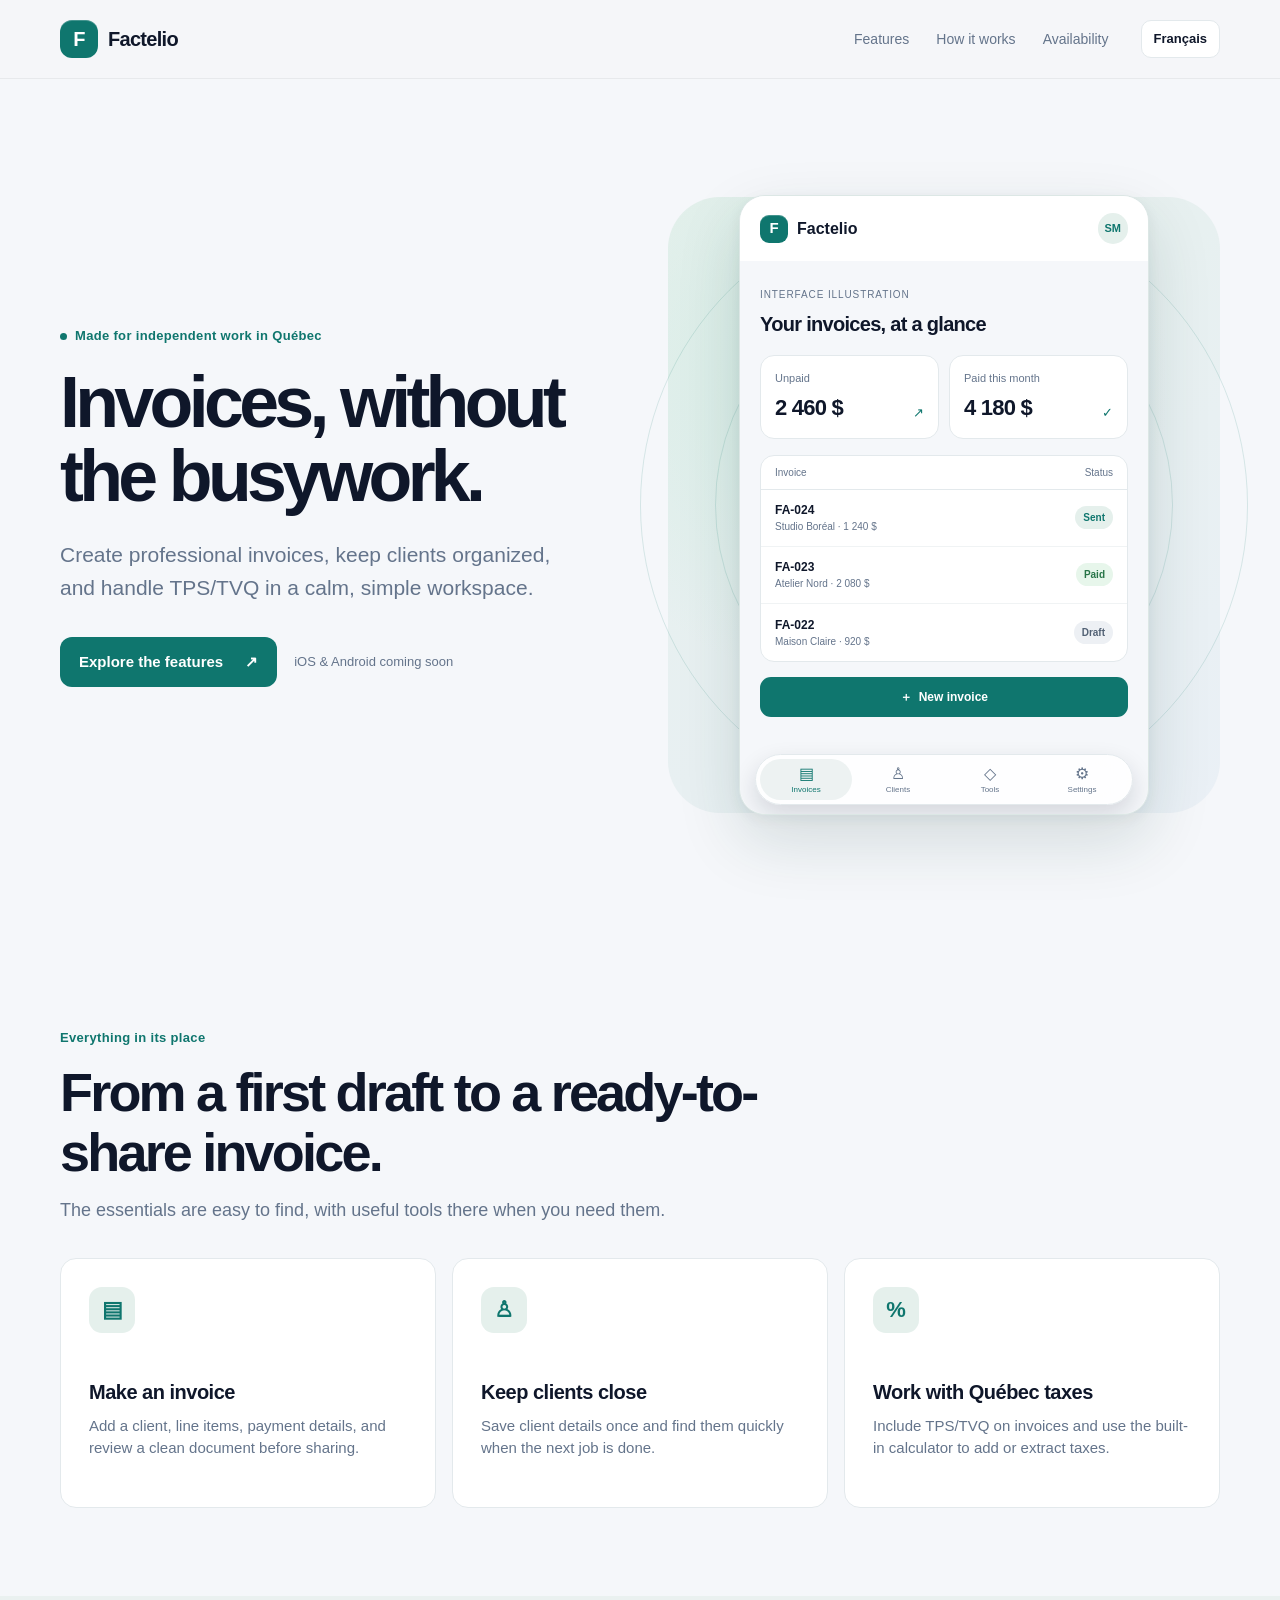
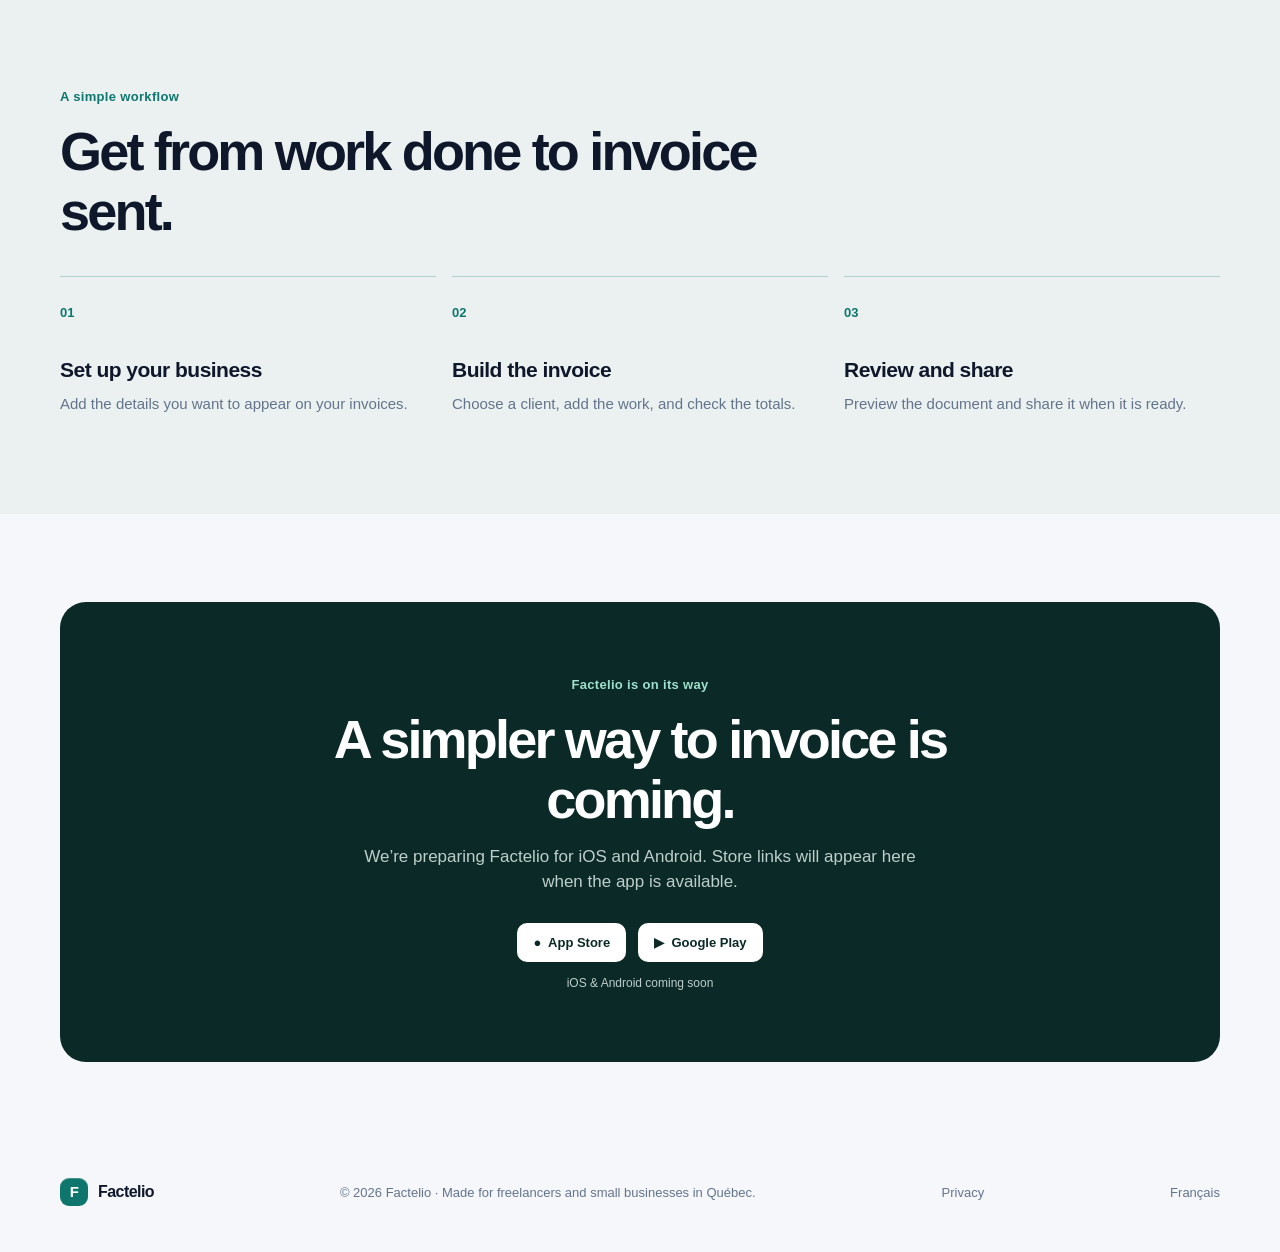
<file: index.html>
<!doctype html>
<html lang="en">
<head>
  <meta charset="utf-8">
  <meta name="viewport" content="width=device-width, initial-scale=1">
  <meta name="description" content="Create clear invoices, manage clients, and handle Québec sales taxes in one simple app.">
  <meta name="theme-color" content="#f5f7fa">

  <meta property="og:type" content="website">
  <meta property="og:site_name" content="Factelio">
  <meta property="og:locale" content="en_CA">
  <meta property="og:url" content="https://santiagomillan4.github.io/factelio_website/">
  <meta property="og:title" content="Factelio — Simple invoicing for Québec">
  <meta property="og:description" content="Create clear invoices, manage clients, and handle Québec sales taxes.">
  <meta property="og:image" content="https://santiagomillan4.github.io/factelio_website/share-en.png">
  <meta property="og:image:width" content="1200">
  <meta property="og:image:height" content="630">
  <meta property="og:image:alt" content="Factelio — Create clear invoices, manage clients, and handle Québec sales taxes.">
  <meta name="twitter:card" content="summary_large_image">
  <meta name="twitter:title" content="Factelio — Simple invoicing for Québec">
  <meta name="twitter:description" content="Create clear invoices, manage clients, and handle Québec sales taxes.">
  <meta name="twitter:image" content="https://santiagomillan4.github.io/factelio_website/share-en.png">
  <title>Factelio — Simple invoicing for Québec</title>
  <link rel="alternate" hreflang="fr-CA" href="fr.html">
  <link rel="icon" type="image/svg+xml" href="favicon.svg">
  <link rel="stylesheet" href="styles.css">
</head>
<body>
  <header class="site-header">
    <nav class="container" aria-label="Main navigation">
      <a class="brand" href="#top" aria-label="Factelio"><span class="brand-mark" aria-hidden="true">F</span><span>Factelio</span></a>
      <div class="nav-right">
        <div class="navlinks"><a href="#features">Features</a><a href="#how">How it works</a><a href="#availability">Availability</a></div>
        <a class="language-switch" href="fr.html" lang="fr" aria-label="Voir le site en français">Français</a>
      </div>
    </nav>
  </header>
  <main id="top">
    <section class="hero container">
      <div class="hero-copy">
        <span class="eyebrow"><span class="eyebrow-dot"></span>Made for independent work in Québec</span>
        <h1>Invoices, without<br>the busywork.</h1>
        <p>Create professional invoices, keep clients organized, and handle TPS/TVQ in a calm, simple workspace.</p>
        <div class="hero-actions"><a class="button button-primary" href="#features">Explore the features<span aria-hidden="true">↗</span></a><span class="availability-note">iOS & Android coming soon</span></div>
      </div>
      <div class="hero-visual">
        <div class="app-preview" role="img" aria-label="Interface illustration">
          <div class="preview-top"><span class="preview-logo">F</span><span>Factelio</span><span class="preview-avatar" aria-hidden="true">SM</span></div>
          <div class="preview-body">
            <span class="preview-kicker">Interface illustration</span>
            <h2>Your invoices, at a glance</h2>
            <div class="preview-stats"><div><span>Unpaid</span><strong>2 460 $</strong><small>↗</small></div><div><span>Paid this month</span><strong>4 180 $</strong><small>✓</small></div></div>
            <div class="preview-list">
              <div class="preview-list-head"><span>Invoice</span><span>Status</span></div>
              <div class="preview-row"><span><b>FA-024</b><small>Studio Boréal · 1 240 $</small></span><i>Sent</i></div>
              <div class="preview-row"><span><b>FA-023</b><small>Atelier Nord · 2 080 $</small></span><i class="paid">Paid</i></div>
              <div class="preview-row"><span><b>FA-022</b><small>Maison Claire · 920 $</small></span><i class="draft">Draft</i></div>
            </div>
            <div class="preview-add">＋ &nbsp;New invoice</div>
          </div>
          <div class="preview-tabs" aria-hidden="true"><span class="active">▤<small>Invoices</small></span><span>♙<small>Clients</small></span><span>◇<small>Tools</small></span><span>⚙<small>Settings</small></span></div>
        </div>
        <div class="hero-orbit orbit-one"></div><div class="hero-orbit orbit-two"></div>
      </div>
    </section>
    <section class="section container" id="features">
      <div class="section-head"><span class="eyebrow">Everything in its place</span><h2>From a first draft to a ready-to-share invoice.</h2><p>The essentials are easy to find, with useful tools there when you need them.</p></div>
      <div class="feature-grid">
        <article class="feature-card"><div class="feature-icon" aria-hidden="true">▤</div><h3>Make an invoice</h3><p>Add a client, line items, payment details, and review a clean document before sharing.</p></article>
        <article class="feature-card"><div class="feature-icon" aria-hidden="true">♙</div><h3>Keep clients close</h3><p>Save client details once and find them quickly when the next job is done.</p></article>
        <article class="feature-card"><div class="feature-icon" aria-hidden="true">%</div><h3>Work with Québec taxes</h3><p>Include TPS/TVQ on invoices and use the built-in calculator to add or extract taxes.</p></article>
      </div>
    </section>
    <section class="section workflow-section" id="how"><div class="container"><div class="section-head"><span class="eyebrow">A simple workflow</span><h2>Get from work done to invoice sent.</h2></div><div class="steps"><article><span>01</span><h3>Set up your business</h3><p>Add the details you want to appear on your invoices.</p></article><article><span>02</span><h3>Build the invoice</h3><p>Choose a client, add the work, and check the totals.</p></article><article><span>03</span><h3>Review and share</h3><p>Preview the document and share it when it is ready.</p></article></div></div></section>
    <section class="section container" id="availability"><div class="closing"><span class="eyebrow">Factelio is on its way</span><h2>A simpler way to invoice is coming.</h2><p>We’re preparing Factelio for iOS and Android. Store links will appear here when the app is available.</p><div class="coming-soon"><span class="platform">● &nbsp;App Store</span><span class="platform">▶ &nbsp;Google Play</span><span>iOS & Android coming soon</span></div></div></section>
  </main>
  <footer class="container"><a class="brand" href="#top"><span class="brand-mark" aria-hidden="true">F</span><span>Factelio</span></a><span>© 2026 Factelio · Made for freelancers and small businesses in Québec.</span><a href="privacy.html">Privacy</a><a href="fr.html" lang="fr">Français</a></footer>
</body>
</html>
</file>
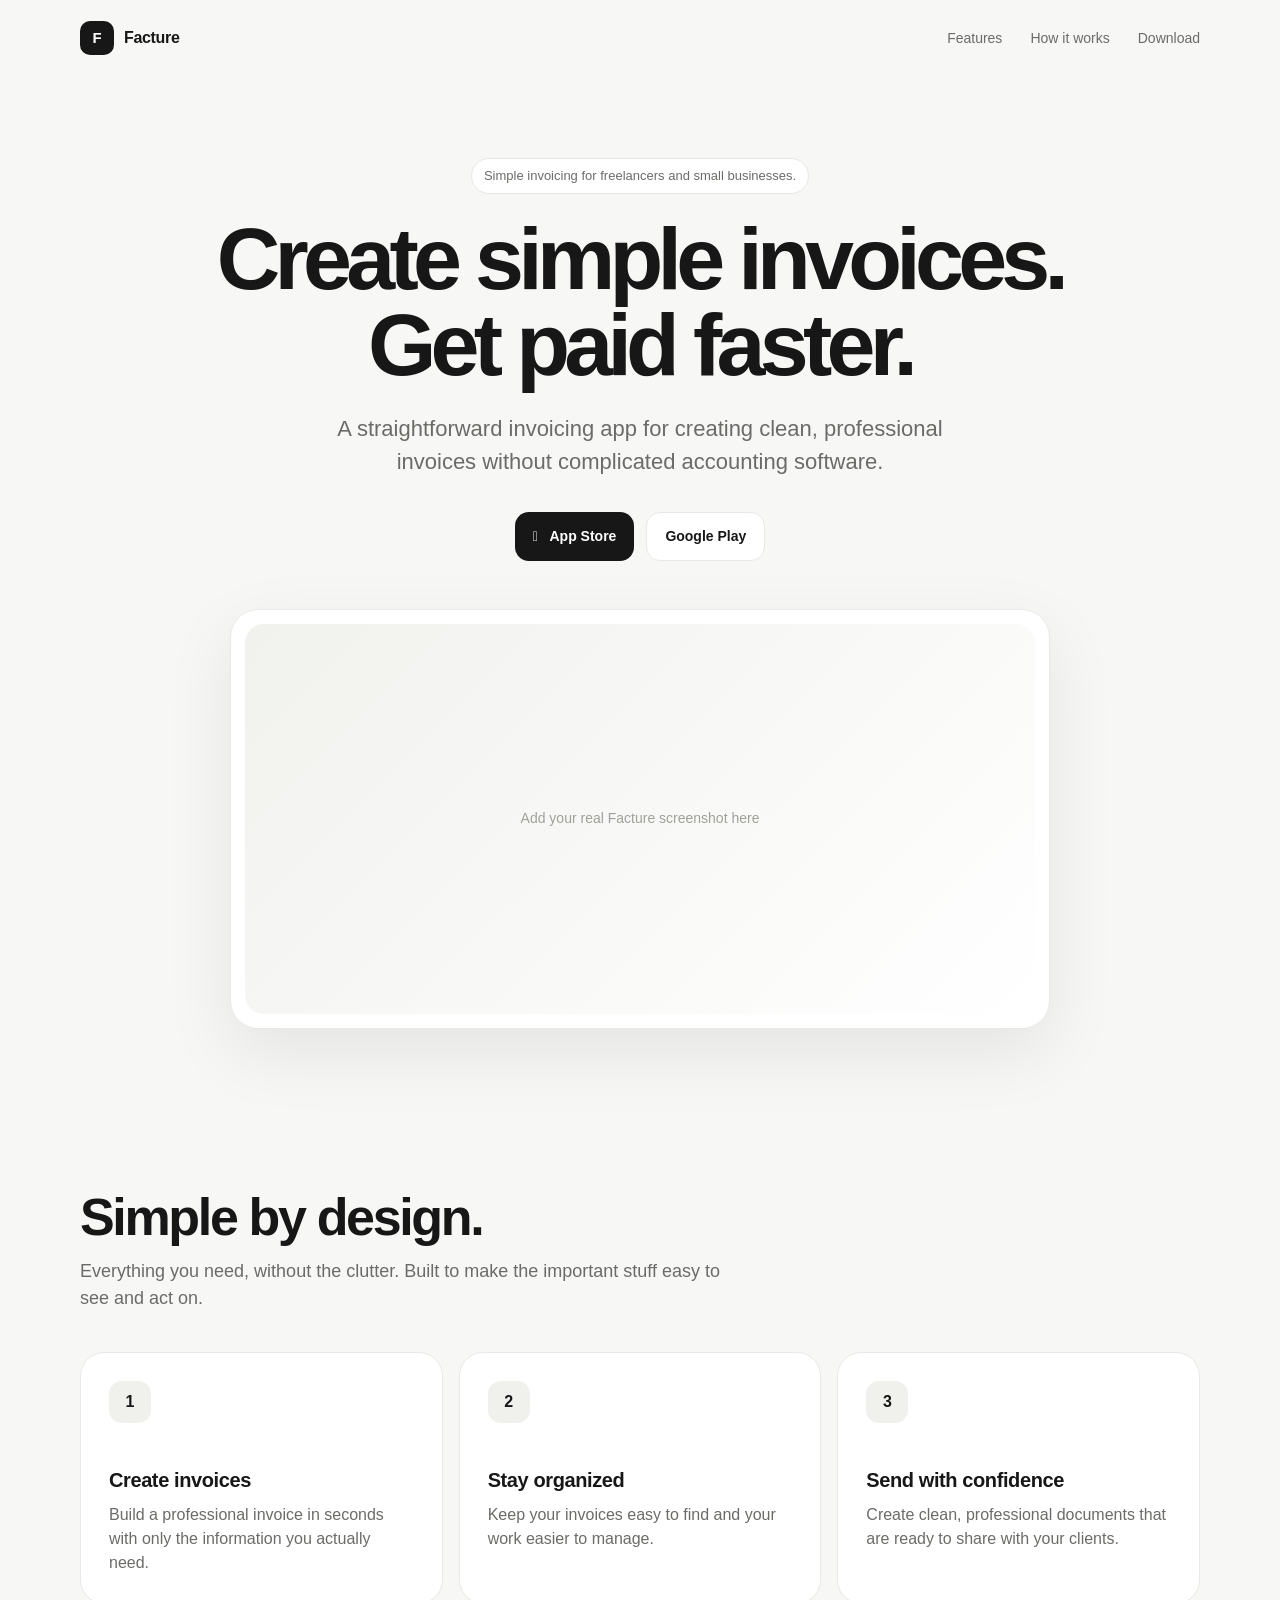
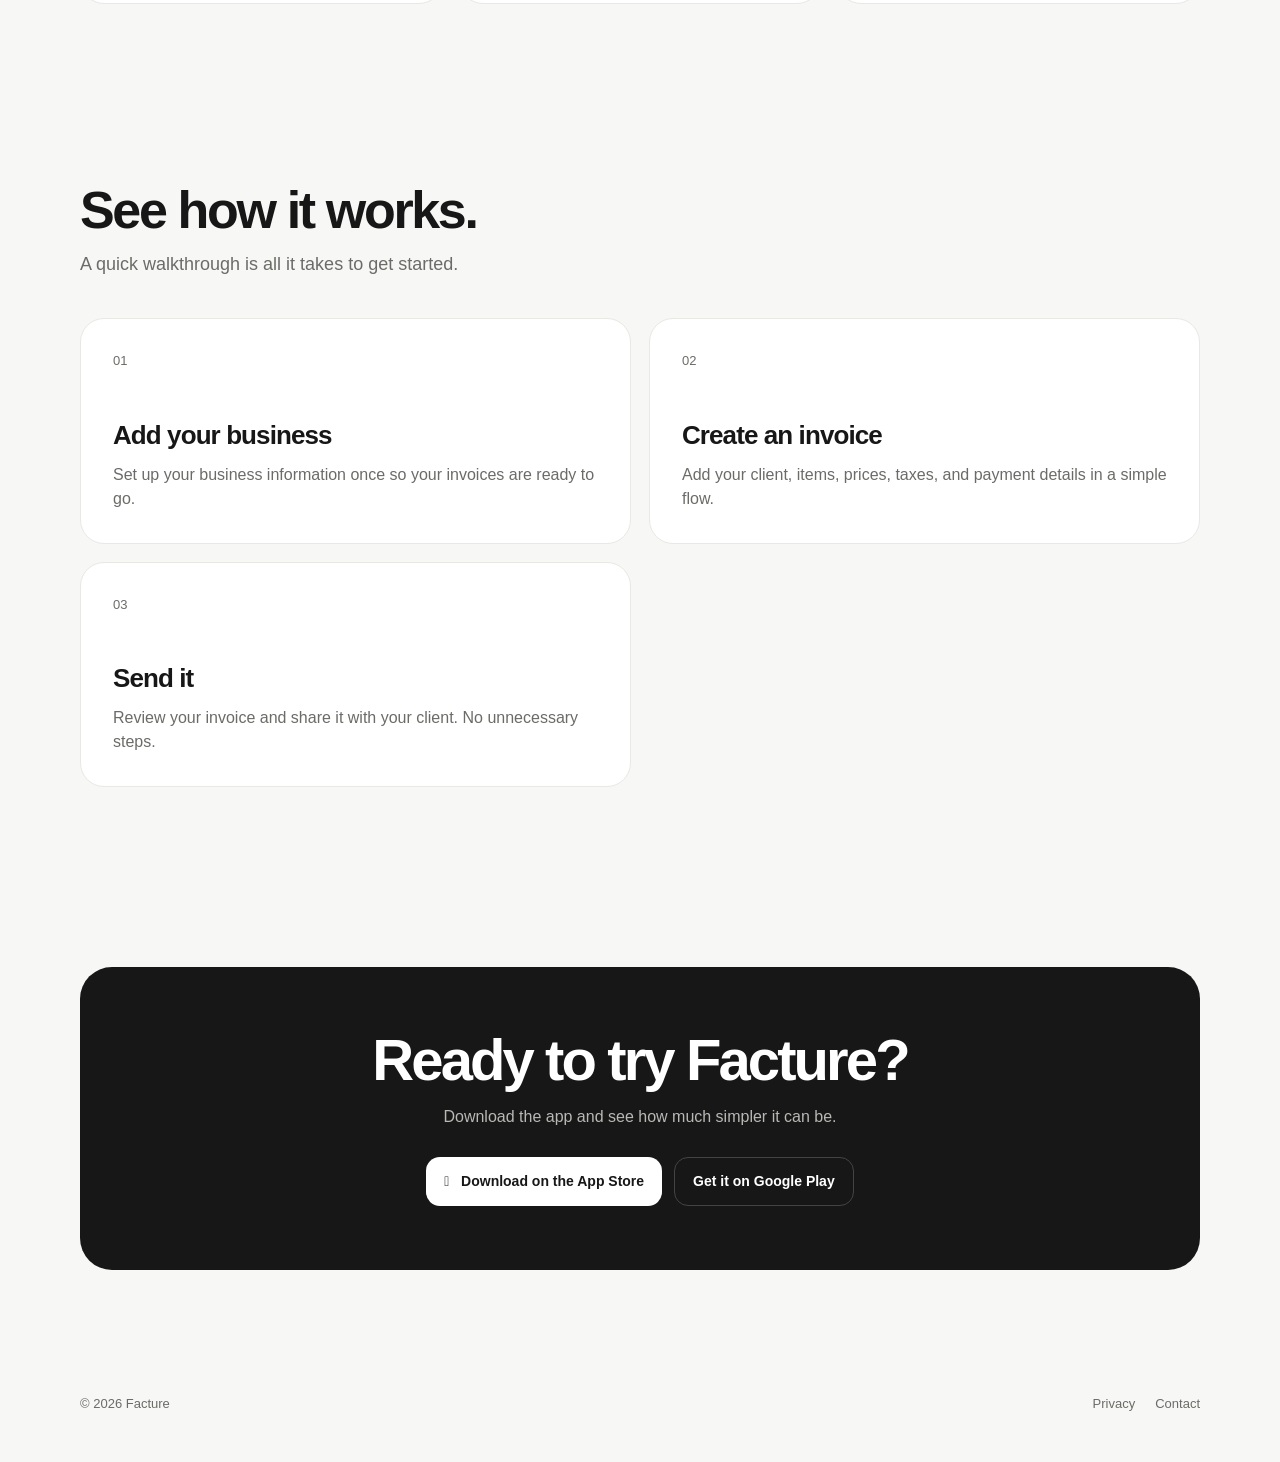
<file: facture/index.html>
<!doctype html>
<html lang="en">
<head>
<meta charset="utf-8">
<meta name="viewport" content="width=device-width, initial-scale=1">
<meta name="description" content="A straightforward invoicing app for creating clean, professional invoices without complicated accounting software.">
<meta name="theme-color" content="#f7f7f5">
<title>Facture — Create simple invoices. Get paid faster.</title>
<link rel="stylesheet" href="styles.css">
</head>
<body>
<header class="container">
<nav>
<a class="brand" href="#"><span class="logo">F</span>Facture</a>
<div class="navlinks"><a href="#features">Features</a><a href="#how">How it works</a><a href="#download">Download</a></div>
</nav>
</header>

<main>
<section class="hero container">
<div class="eyebrow">Simple invoicing for freelancers and small businesses.</div>
<h1>Create simple invoices. Get paid faster.</h1>
<p>A straightforward invoicing app for creating clean, professional invoices without complicated accounting software.</p>
<div class="buttons">
<a class="btn" href="https://apps.apple.com/" target="_blank" rel="noopener"> &nbsp; App Store</a>
<a class="btn secondary" href="https://play.google.com/" target="_blank" rel="noopener">Google Play</a>
</div>
<div class="mockup"><div class="mock-screen">Add your real Facture screenshot here</div></div>
</section>

<section class="section container" id="features">
<div class="section-head"><h2>Simple by design.</h2><p>Everything you need, without the clutter. Built to make the important stuff easy to see and act on.</p></div>
<div class="grid"><article class="card"><div class="icon">1</div><h3>Create invoices</h3><p>Build a professional invoice in seconds with only the information you actually need.</p></article>
<article class="card"><div class="icon">2</div><h3>Stay organized</h3><p>Keep your invoices easy to find and your work easier to manage.</p></article>
<article class="card"><div class="icon">3</div><h3>Send with confidence</h3><p>Create clean, professional documents that are ready to share with your clients.</p></article></div>
</section>

<section class="section container" id="how">
<div class="section-head"><h2>See how it works.</h2><p>A quick walkthrough is all it takes to get started.</p></div>
<div class="tutorial"><article class="step"><div class="step-num">01</div><h3>Add your business</h3><p>Set up your business information once so your invoices are ready to go.</p></article>
<article class="step"><div class="step-num">02</div><h3>Create an invoice</h3><p>Add your client, items, prices, taxes, and payment details in a simple flow.</p></article>
<article class="step"><div class="step-num">03</div><h3>Send it</h3><p>Review your invoice and share it with your client. No unnecessary steps.</p></article></div>
</section>

<section class="section container" id="download">
<div class="cta">
<h2>Ready to try Facture?</h2>
<p>Download the app and see how much simpler it can be.</p>
<div class="buttons">
<a class="btn" href="https://apps.apple.com/" target="_blank" rel="noopener"> &nbsp; Download on the App Store</a>
<a class="btn secondary" href="https://play.google.com/" target="_blank" rel="noopener">Get it on Google Play</a>
</div>
</div>
</section>
</main>

<footer class="container">
<span>© 2026 Facture</span>
<div><a href="#">Privacy</a><a href="mailto:hello@example.com">Contact</a></div>
</footer>
</body>
</html>
</file>
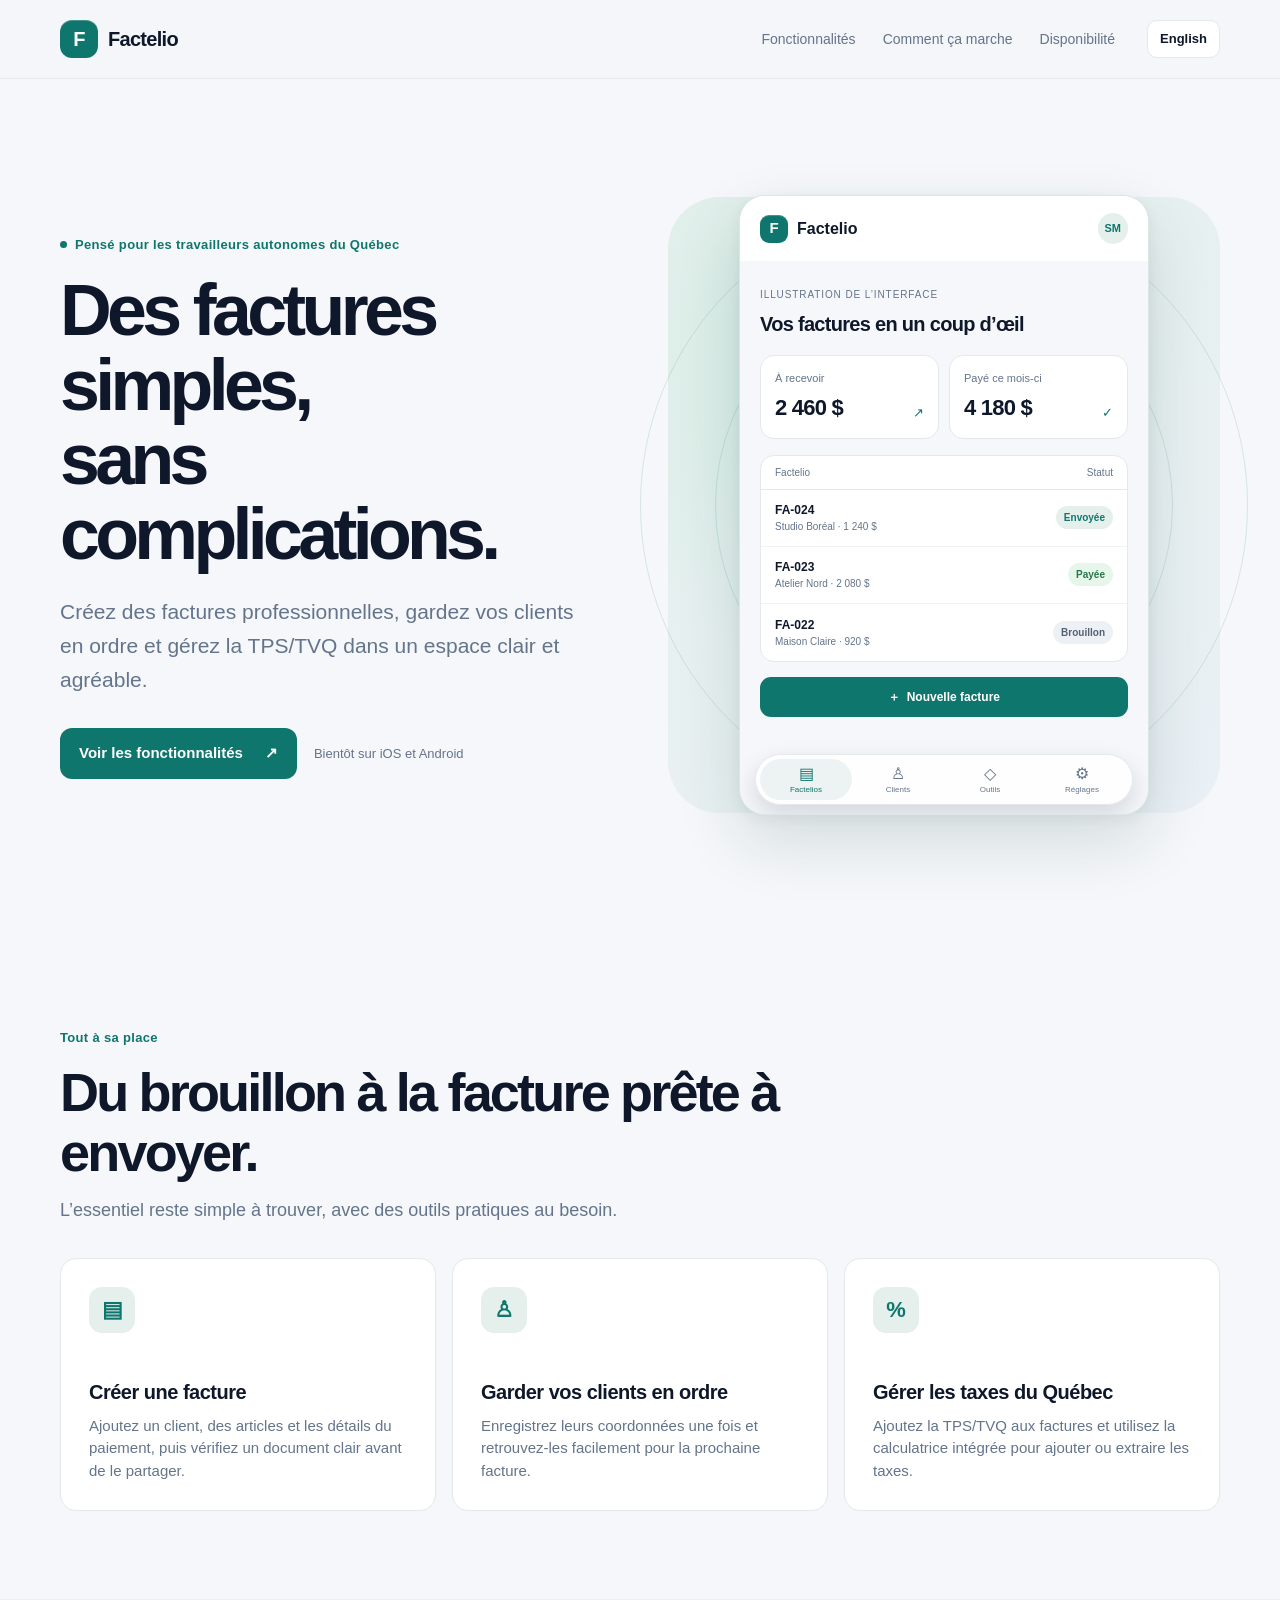
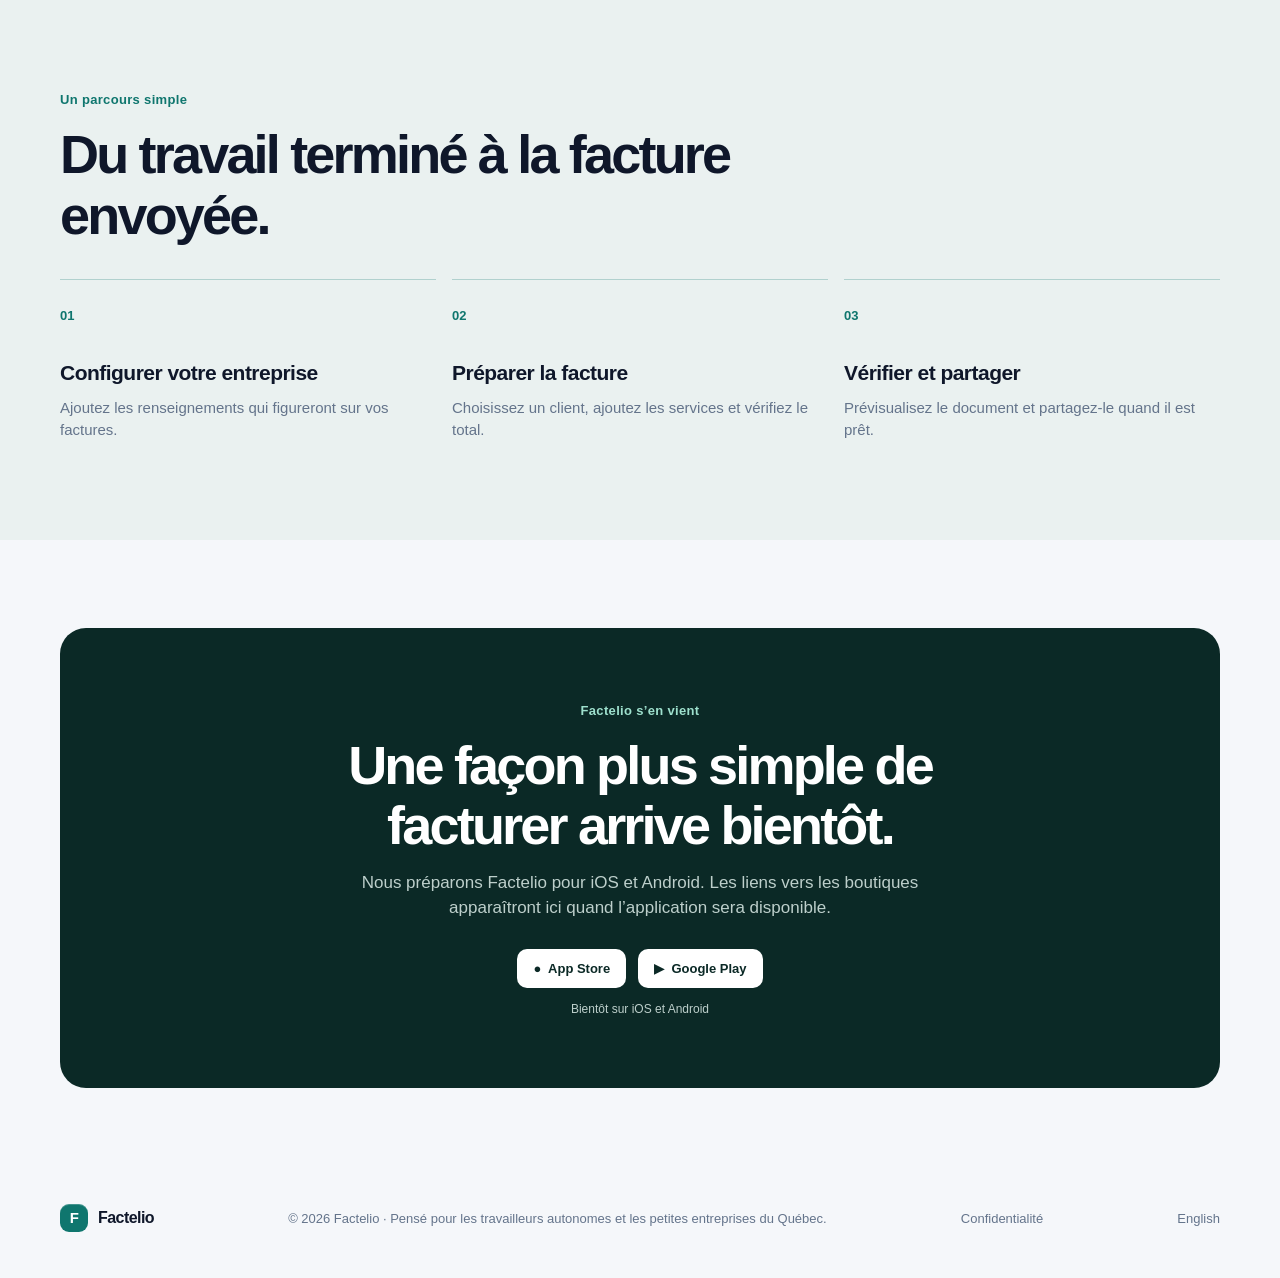
<file: fr.html>
<!doctype html>
<html lang="fr">
<head>
  <meta charset="utf-8">
  <meta name="viewport" content="width=device-width, initial-scale=1">
  <meta name="description" content="Créez des factures claires, gérez vos clients et calculez la TPS/TVQ dans une application simple.">
  <meta name="theme-color" content="#f5f7fa">

  <meta property="og:type" content="website">
  <meta property="og:site_name" content="Factelio">
  <meta property="og:locale" content="fr_CA">
  <meta property="og:url" content="https://santiagomillan4.github.io/factelio_website/fr.html">
  <meta property="og:title" content="Factelio — La facturation simple au Québec">
  <meta property="og:description" content="Créez des factures claires, gérez vos clients et calculez la TPS/TVQ.">
  <meta property="og:image" content="https://santiagomillan4.github.io/factelio_website/share-fr.png">
  <meta property="og:image:width" content="1200">
  <meta property="og:image:height" content="630">
  <meta property="og:image:alt" content="Factelio — Créez des factures claires, gérez vos clients et calculez la TPS/TVQ.">
  <meta name="twitter:card" content="summary_large_image">
  <meta name="twitter:title" content="Factelio — La facturation simple au Québec">
  <meta name="twitter:description" content="Créez des factures claires, gérez vos clients et calculez la TPS/TVQ.">
  <meta name="twitter:image" content="https://santiagomillan4.github.io/factelio_website/share-fr.png">
  <title>Factelio — La facturation simple au Québec</title>
  <link rel="alternate" hreflang="en" href="index.html">
  <link rel="icon" type="image/svg+xml" href="favicon.svg">
  <link rel="stylesheet" href="styles.css">
</head>
<body>
  <header class="site-header">
    <nav class="container" aria-label="Navigation principale">
      <a class="brand" href="#top" aria-label="Factelio"><span class="brand-mark" aria-hidden="true">F</span><span>Factelio</span></a>
      <div class="nav-right">
        <div class="navlinks"><a href="#features">Fonctionnalités</a><a href="#how">Comment ça marche</a><a href="#availability">Disponibilité</a></div>
        <a class="language-switch" href="index.html" lang="en" aria-label="View the site in English">English</a>
      </div>
    </nav>
  </header>
  <main id="top">
    <section class="hero container">
      <div class="hero-copy">
        <span class="eyebrow"><span class="eyebrow-dot"></span>Pensé pour les travailleurs autonomes du Québec</span>
        <h1>Des factures simples,<br>sans complications.</h1>
        <p>Créez des factures professionnelles, gardez vos clients en ordre et gérez la TPS/TVQ dans un espace clair et agréable.</p>
        <div class="hero-actions"><a class="button button-primary" href="#features">Voir les fonctionnalités<span aria-hidden="true">↗</span></a><span class="availability-note">Bientôt sur iOS et Android</span></div>
      </div>
      <div class="hero-visual">
        <div class="app-preview" role="img" aria-label="Illustration de l’interface">
          <div class="preview-top"><span class="preview-logo">F</span><span>Factelio</span><span class="preview-avatar" aria-hidden="true">SM</span></div>
          <div class="preview-body">
            <span class="preview-kicker">Illustration de l’interface</span>
            <h2>Vos factures en un coup d’œil</h2>
            <div class="preview-stats"><div><span>À recevoir</span><strong>2 460 $</strong><small>↗</small></div><div><span>Payé ce mois-ci</span><strong>4 180 $</strong><small>✓</small></div></div>
            <div class="preview-list">
              <div class="preview-list-head"><span>Factelio</span><span>Statut</span></div>
              <div class="preview-row"><span><b>FA-024</b><small>Studio Boréal · 1 240 $</small></span><i>Envoyée</i></div>
              <div class="preview-row"><span><b>FA-023</b><small>Atelier Nord · 2 080 $</small></span><i class="paid">Payée</i></div>
              <div class="preview-row"><span><b>FA-022</b><small>Maison Claire · 920 $</small></span><i class="draft">Brouillon</i></div>
            </div>
            <div class="preview-add">＋ &nbsp;Nouvelle facture</div>
          </div>
          <div class="preview-tabs" aria-hidden="true"><span class="active">▤<small>Factelios</small></span><span>♙<small>Clients</small></span><span>◇<small>Outils</small></span><span>⚙<small>Réglages</small></span></div>
        </div>
        <div class="hero-orbit orbit-one"></div><div class="hero-orbit orbit-two"></div>
      </div>
    </section>
    <section class="section container" id="features">
      <div class="section-head"><span class="eyebrow">Tout à sa place</span><h2>Du brouillon à la facture prête à envoyer.</h2><p>L’essentiel reste simple à trouver, avec des outils pratiques au besoin.</p></div>
      <div class="feature-grid">
        <article class="feature-card"><div class="feature-icon" aria-hidden="true">▤</div><h3>Créer une facture</h3><p>Ajoutez un client, des articles et les détails du paiement, puis vérifiez un document clair avant de le partager.</p></article>
        <article class="feature-card"><div class="feature-icon" aria-hidden="true">♙</div><h3>Garder vos clients en ordre</h3><p>Enregistrez leurs coordonnées une fois et retrouvez-les facilement pour la prochaine facture.</p></article>
        <article class="feature-card"><div class="feature-icon" aria-hidden="true">%</div><h3>Gérer les taxes du Québec</h3><p>Ajoutez la TPS/TVQ aux factures et utilisez la calculatrice intégrée pour ajouter ou extraire les taxes.</p></article>
      </div>
    </section>
    <section class="section workflow-section" id="how"><div class="container"><div class="section-head"><span class="eyebrow">Un parcours simple</span><h2>Du travail terminé à la facture envoyée.</h2></div><div class="steps"><article><span>01</span><h3>Configurer votre entreprise</h3><p>Ajoutez les renseignements qui figureront sur vos factures.</p></article><article><span>02</span><h3>Préparer la facture</h3><p>Choisissez un client, ajoutez les services et vérifiez le total.</p></article><article><span>03</span><h3>Vérifier et partager</h3><p>Prévisualisez le document et partagez-le quand il est prêt.</p></article></div></div></section>
    <section class="section container" id="availability"><div class="closing"><span class="eyebrow">Factelio s’en vient</span><h2>Une façon plus simple de facturer arrive bientôt.</h2><p>Nous préparons Factelio pour iOS et Android. Les liens vers les boutiques apparaîtront ici quand l’application sera disponible.</p><div class="coming-soon"><span class="platform">● &nbsp;App Store</span><span class="platform">▶ &nbsp;Google Play</span><span>Bientôt sur iOS et Android</span></div></div></section>
  </main>
  <footer class="container"><a class="brand" href="#top"><span class="brand-mark" aria-hidden="true">F</span><span>Factelio</span></a><span>© 2026 Factelio · Pensé pour les travailleurs autonomes et les petites entreprises du Québec.</span><a href="privacy-fr.html">Confidentialité</a><a href="index.html" lang="en">English</a></footer>
</body>
</html>
</file>
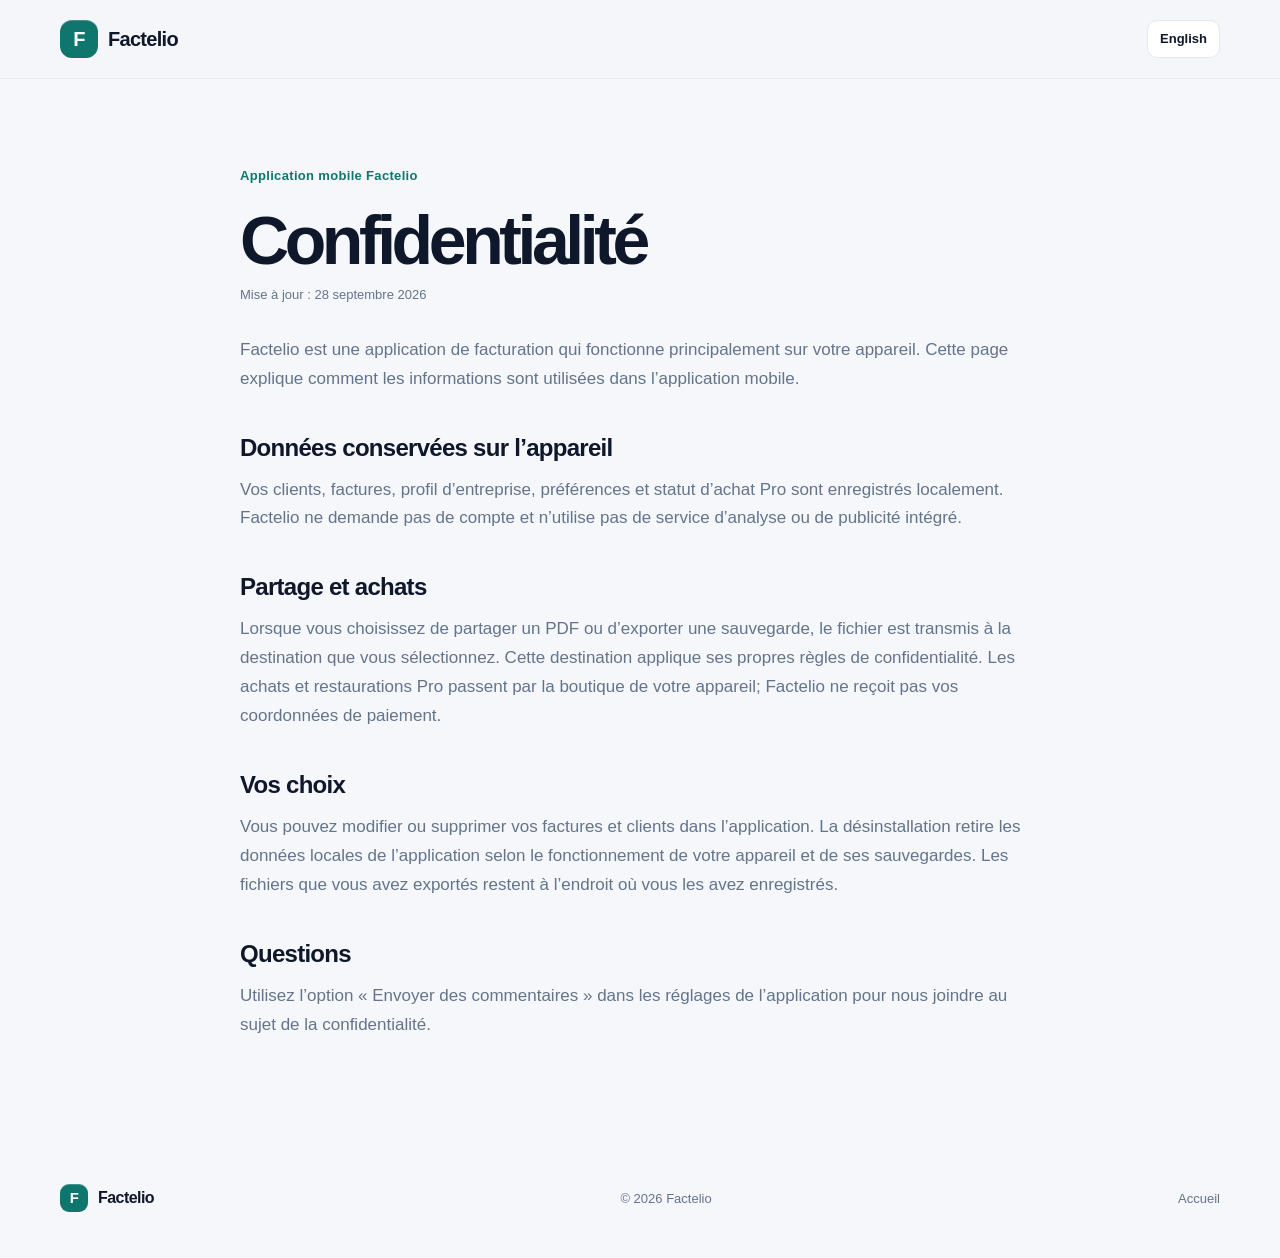
<file: privacy-fr.html>
<!doctype html>
<html lang="fr">
<head>
  <meta charset="utf-8">
  <meta name="viewport" content="width=device-width, initial-scale=1">
  <meta name="description" content="Politique de confidentialité de l’application Factelio.">
  <meta name="theme-color" content="#f5f7fa">
  <title>Confidentialité — Factelio</title>
  <link rel="icon" type="image/svg+xml" href="favicon.svg">
  <link rel="stylesheet" href="styles.css">
</head>
<body>
  <header class="site-header"><nav class="container" aria-label="Navigation principale"><a class="brand" href="fr.html"><span class="brand-mark" aria-hidden="true">F</span><span>Factelio</span></a><a class="language-switch" href="privacy.html" lang="en">English</a></nav></header>
  <main class="policy container">
    <span class="eyebrow">Application mobile Factelio</span>
    <h1>Confidentialité</h1>
    <p class="policy-date">Mise à jour : 28 septembre 2026</p>
    <p>Factelio est une application de facturation qui fonctionne principalement sur votre appareil. Cette page explique comment les informations sont utilisées dans l’application mobile.</p>
    <h2>Données conservées sur l’appareil</h2>
    <p>Vos clients, factures, profil d’entreprise, préférences et statut d’achat Pro sont enregistrés localement. Factelio ne demande pas de compte et n’utilise pas de service d’analyse ou de publicité intégré.</p>
    <h2>Partage et achats</h2>
    <p>Lorsque vous choisissez de partager un PDF ou d’exporter une sauvegarde, le fichier est transmis à la destination que vous sélectionnez. Cette destination applique ses propres règles de confidentialité. Les achats et restaurations Pro passent par la boutique de votre appareil; Factelio ne reçoit pas vos coordonnées de paiement.</p>
    <h2>Vos choix</h2>
    <p>Vous pouvez modifier ou supprimer vos factures et clients dans l’application. La désinstallation retire les données locales de l’application selon le fonctionnement de votre appareil et de ses sauvegardes. Les fichiers que vous avez exportés restent à l’endroit où vous les avez enregistrés.</p>
    <h2>Questions</h2><p>Utilisez l’option « Envoyer des commentaires » dans les réglages de l’application pour nous joindre au sujet de la confidentialité.</p>
  </main>
  <footer class="container"><a class="brand" href="fr.html"><span class="brand-mark" aria-hidden="true">F</span><span>Factelio</span></a><span>© 2026 Factelio</span><a href="fr.html">Accueil</a></footer>
</body>
</html>
</file>
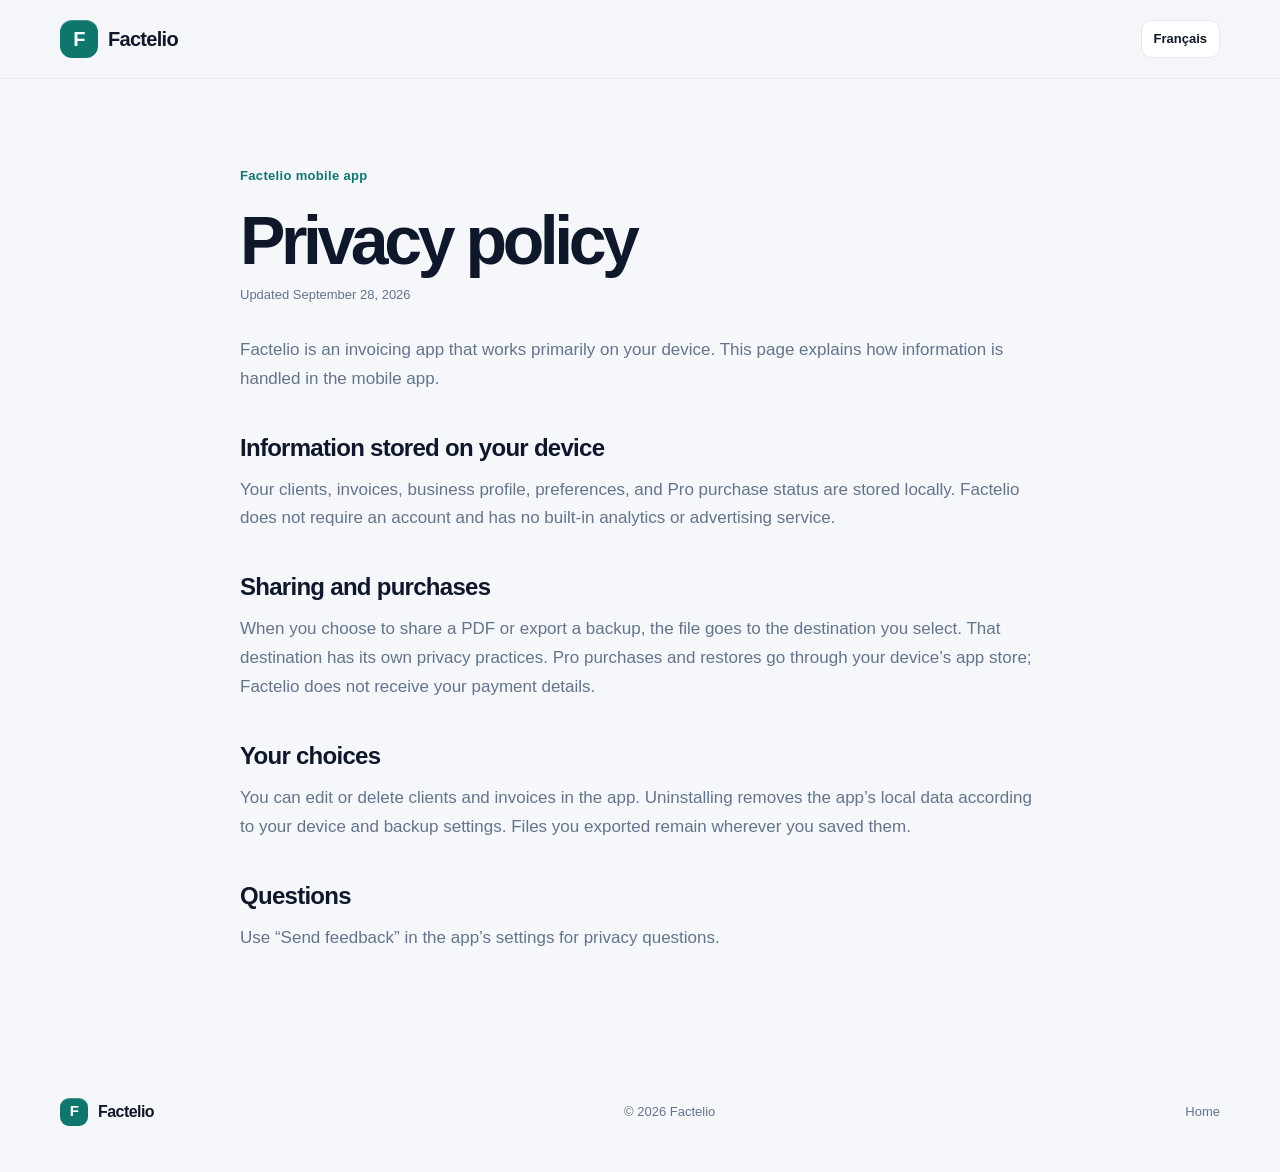
<file: privacy.html>
<!doctype html>
<html lang="en">
<head>
  <meta charset="utf-8">
  <meta name="viewport" content="width=device-width, initial-scale=1">
  <meta name="description" content="Privacy policy for the Factelio mobile app.">
  <meta name="theme-color" content="#f5f7fa">
  <title>Privacy — Factelio</title>
  <link rel="icon" type="image/svg+xml" href="favicon.svg">
  <link rel="stylesheet" href="styles.css">
</head>
<body>
  <header class="site-header"><nav class="container" aria-label="Main navigation"><a class="brand" href="index.html"><span class="brand-mark" aria-hidden="true">F</span><span>Factelio</span></a><a class="language-switch" href="privacy-fr.html" lang="fr">Français</a></nav></header>
  <main class="policy container">
    <span class="eyebrow">Factelio mobile app</span>
    <h1>Privacy policy</h1>
    <p class="policy-date">Updated September 28, 2026</p>
    <p>Factelio is an invoicing app that works primarily on your device. This page explains how information is handled in the mobile app.</p>
    <h2>Information stored on your device</h2>
    <p>Your clients, invoices, business profile, preferences, and Pro purchase status are stored locally. Factelio does not require an account and has no built-in analytics or advertising service.</p>
    <h2>Sharing and purchases</h2>
    <p>When you choose to share a PDF or export a backup, the file goes to the destination you select. That destination has its own privacy practices. Pro purchases and restores go through your device’s app store; Factelio does not receive your payment details.</p>
    <h2>Your choices</h2>
    <p>You can edit or delete clients and invoices in the app. Uninstalling removes the app’s local data according to your device and backup settings. Files you exported remain wherever you saved them.</p>
    <h2>Questions</h2><p>Use “Send feedback” in the app’s settings for privacy questions.</p>
  </main>
  <footer class="container"><a class="brand" href="index.html"><span class="brand-mark" aria-hidden="true">F</span><span>Factelio</span></a><span>© 2026 Factelio</span><a href="index.html">Home</a></footer>
</body>
</html>
</file>
<file: styles.css>
:root {
  --bg: #f5f7fa;
  --surface: #fff;
  --text: #0f172a;
  --muted: #64748b;
  --line: #e3e9ec;
  --green: #0f766e;
  --green-dark: #0b5e58;
  --green-soft: #e5f0ec;
  --radius: 16px;
}
* { box-sizing: border-box; }
html { scroll-behavior: smooth; }
body {
  margin: 0;
  background: var(--bg);
  color: var(--text);
  font-family: -apple-system, BlinkMacSystemFont, "SF Pro Display", "SF Pro Text", Inter, "Segoe UI", sans-serif;
  line-height: 1.5;
}
a { color: inherit; text-decoration: none; }
a:focus-visible { outline: 3px solid var(--green); outline-offset: 4px; }
.container { width: min(1160px, calc(100% - 40px)); margin-inline: auto; }
.site-header { border-bottom: 1px solid rgba(15, 23, 42, .06); background: rgba(245, 247, 250, .9); }
nav, .nav-right, .navlinks, .brand { display: flex; align-items: center; }
nav { min-height: 78px; justify-content: space-between; gap: 24px; }
.brand { gap: 10px; font-weight: 750; font-size: 20px; letter-spacing: -.035em; }
.brand-mark, .preview-logo {
  display: grid; place-items: center; color: white; background: var(--green);
  border-radius: 12px; width: 38px; height: 38px; font-size: 20px; font-weight: 800;
  box-shadow: inset 0 1px 0 rgba(255,255,255,.22);
}
.nav-right { gap: 32px; }
.navlinks { gap: 27px; color: var(--muted); font-size: 14px; }
.navlinks a:hover, .language-switch:hover, footer a:hover { color: var(--green); }
.language-switch { border: 1px solid var(--line); background: #fff; padding: 8px 12px; border-radius: 10px; font-size: 13px; font-weight: 650; }
.hero {
  display: grid; grid-template-columns: 1fr 1fr; gap: 56px; align-items: center;
  min-height: 690px; padding-block: 84px 90px;
}
.eyebrow {
  display: inline-flex; align-items: center; gap: 8px;
  color: var(--green); font-size: 13px; font-weight: 700;
  letter-spacing: .025em;
}
.eyebrow-dot { width: 7px; height: 7px; border-radius: 50%; background: var(--green); }
h1, h2, h3, p { margin-top: 0; }
h1 { font-size: clamp(50px, 5.6vw, 76px); line-height: 1.04; letter-spacing: -.065em; max-width: 650px; margin: 18px 0 24px; }
.hero-copy > p { color: var(--muted); font-size: clamp(18px, 2vw, 21px); line-height: 1.6; max-width: 530px; margin-bottom: 32px; }
.hero-actions { display: flex; align-items: center; flex-wrap: wrap; gap: 17px; }
.button { display: inline-flex; align-items: center; justify-content: center; gap: 22px; padding: 14px 19px; border-radius: 12px; font-size: 15px; font-weight: 700; transition: transform .2s, background .2s; }
.button:hover { transform: translateY(-2px); }
.button-primary { background: var(--green); color: white; }
.button-primary:hover { background: var(--green-dark); }
.availability-note { font-size: 13px; color: var(--muted); }
.hero-visual { min-width: 0; position: relative; display: grid; place-items: center; padding: 32px; }
.hero-visual::before {
  content: ""; position: absolute; inset: 5% 0; z-index: 0; border-radius: 52px;
  background: radial-gradient(circle at 35% 30%, #d3ece4, transparent 55%), linear-gradient(145deg, #e5f0ec, #eaf0f6);
}
.hero-orbit { position: absolute; border: 1px solid rgba(15,118,110,.14); border-radius: 50%; pointer-events: none; }
.orbit-one { width: 110%; aspect-ratio: 1; }
.orbit-two { width: 83%; aspect-ratio: 1; }
.app-preview {
  position: relative; z-index: 1; width: min(100%, 410px); height: 620px;
  border: 1px solid #dce7e5; border-radius: 26px; overflow: hidden; background: #f5f7fa;
  box-shadow: 0 26px 65px rgba(15, 55, 52, .14), 0 4px 14px rgba(15, 55, 52, .06);
}
.preview-top { height: 65px; display: flex; align-items: center; gap: 9px; padding: 0 20px; font-weight: 750; background: #fff; }
.preview-logo { width: 28px; height: 28px; font-size: 15px; border-radius: 9px; }
.preview-avatar { margin-left: auto; background: var(--green-soft); border-radius: 50%; padding: 7px; color: var(--green); font-size: 11px; }
.preview-body { padding: 20px; }
.preview-kicker { text-transform: uppercase; color: var(--muted); font-size: 10px; letter-spacing: .09em; }
.preview-body h2 { font-size: 20px; letter-spacing: -.035em; margin: 4px 0 16px; }
.preview-stats { display: grid; grid-template-columns: 1fr 1fr; gap: 10px; }
.preview-stats > div { display: flex; flex-direction: column; position: relative; background: #fff; padding: 14px; border: 1px solid var(--line); border-radius: 14px; }
.preview-stats span { font-size: 11px; color: var(--muted); }
.preview-stats strong { font-size: 22px; letter-spacing: -.035em; margin-top: 4px; }
.preview-stats small { position: absolute; right: 14px; bottom: 15px; color: var(--green); }
.preview-list { margin-top: 16px; border-radius: 14px; border: 1px solid var(--line); background: #fff; overflow: hidden; }
.preview-list-head, .preview-row { display: flex; align-items: center; justify-content: space-between; padding: 9px 14px; }
.preview-list-head { color: var(--muted); font-size: 10px; border-bottom: 1px solid var(--line); }
.preview-row { border-bottom: 1px solid #f0f3f4; min-height: 57px; }
.preview-row:last-child { border-bottom: 0; }
.preview-row span { display: grid; }
.preview-row b { font-size: 12px; }
.preview-row small { font-size: 10px; color: var(--muted); }
.preview-row i { font-size: 10px; font-style: normal; font-weight: 650; padding: 4px 8px; color: var(--green); background: var(--green-soft); border-radius: 20px; }
.preview-row i.paid { background: #e7f6eb; color: #287548; }
.preview-row i.draft { background: #edf0f4; color: #526174; }
.preview-add { text-align: center; background: var(--green); color: #fff; border-radius: 11px; padding: 11px; font-size: 12px; font-weight: 700; margin-top: 15px; }
.preview-tabs {
  position: absolute; bottom: 9px; left: 15px; right: 15px; height: 51px;
  display: flex; align-items: center; padding: 4px; border-radius: 30px;
  background: rgba(255,255,255,.84); backdrop-filter: blur(20px); border: 1px solid #e3e9ec;
  box-shadow: 0 10px 25px rgba(15,23,42,.14);
}
.preview-tabs > span { flex: 1; height: 100%; display: grid; align-content: center; justify-items: center; font-size: 16px; color: #64748b; line-height: 1; }
.preview-tabs .active { background: #edf2f2; border-radius: 26px; color: var(--green); }
.preview-tabs small { font-size: 8px; margin-top: 4px; }
.section { padding-block: 88px; scroll-margin-top: 30px; }
.section-head { max-width: 760px; margin-bottom: 34px; }
.section-head h2, .closing h2 { font-size: clamp(35px, 4.5vw, 54px); line-height: 1.12; letter-spacing: -.052em; margin: 13px 0 14px; }
.section-head p { color: var(--muted); font-size: 18px; max-width: 610px; }
.feature-grid { display: grid; grid-template-columns: repeat(3, 1fr); gap: 16px; }
.feature-card { background: #fff; border: 1px solid var(--line); border-radius: var(--radius); padding: 28px; min-height: 250px; }
.feature-icon { display: grid; place-items: center; width: 46px; height: 46px; color: var(--green); background: var(--green-soft); border-radius: 13px; font-size: 22px; font-weight: 700; margin-bottom: 44px; }
.feature-card h3 { font-size: 20px; letter-spacing: -.025em; margin-bottom: 8px; }
.feature-card p, .steps p { color: var(--muted); margin-bottom: 0; font-size: 15px; }
.workflow-section { background: #eaf1f0; }
.steps { display: grid; grid-template-columns: repeat(3, 1fr); gap: 16px; }
.steps article { border-top: 1px solid rgba(15,118,110,.26); padding: 23px 12px 10px 0; }
.steps span { color: var(--green); font-weight: 750; font-size: 13px; }
.steps h3 { font-size: 21px; letter-spacing: -.025em; margin: 30px 0 8px; }
.closing { background: #0b2926; color: white; text-align: center; border-radius: 26px; padding: 70px 28px; }
.closing .eyebrow { color: #9ee0cd; }
.closing h2 { max-width: 700px; margin-inline: auto; }
.closing p { color: #bdcfcb; max-width: 570px; margin: 0 auto 28px; font-size: 17px; }
.coming-soon { display: flex; align-items: center; justify-content: center; flex-wrap: wrap; gap: 12px; }
.platform { background: #fff; color: #0b2926; border-radius: 10px; padding: 10px 16px; font-weight: 700; font-size: 13px; }
.coming-soon > span:last-child { flex-basis: 100%; font-size: 12px; color: #bdcfcb; }
footer { display: flex; align-items: center; justify-content: space-between; gap: 16px; padding-block: 28px 46px; color: var(--muted); font-size: 13px; }
footer .brand { color: var(--text); font-size: 16px; }
footer .brand-mark { width: 28px; height: 28px; border-radius: 9px; font-size: 15px; }
@media (max-width: 900px) {
  .hero { grid-template-columns: 1fr; text-align: center; padding-top: 70px; gap: 40px; }
  .hero-copy > p { margin-inline: auto; }
  .hero-actions { justify-content: center; }
  .hero-visual { max-width: 600px; width: 100%; margin-inline: auto; }
  .feature-grid { grid-template-columns: 1fr; }
  .feature-card { min-height: 0; }
  .feature-icon { margin-bottom: 25px; }
}
@media (max-width: 620px) {
  .container { width: min(100% - 32px, 1160px); }
  nav { min-height: 66px; }
  .navlinks { display: none; }
  .nav-right { gap: 0; }
  .brand { font-size: 18px; }
  .hero { padding-block: 56px; }
  h1 { font-size: clamp(43px, 10vw, 58px); }
  .hero-visual { padding: 18px; }
  .app-preview { height: 600px; }
  .section { padding-block: 66px; }
  .steps { grid-template-columns: 1fr; gap: 12px; }
  .steps article { padding: 20px 0; }
  .steps h3 { margin-top: 15px; }
  .closing { padding: 54px 22px; }
  footer { flex-wrap: wrap; }
  footer > span { order: 3; width: 100%; }
}
@media (prefers-reduced-motion: reduce) {
  html { scroll-behavior: auto; }
  .button { transition: none; }
}

.policy { max-width: 800px; padding-block: 84px 100px; }
.policy h1 { font-size: clamp(42px, 6vw, 68px); margin-bottom: 8px; }
.policy h2 { font-size: 24px; letter-spacing: -.03em; margin: 36px 0 10px; }
.policy p { color: var(--muted); font-size: 17px; line-height: 1.7; }
.policy-date { font-size: 13px !important; margin-bottom: 30px; }
</file>
<file: facture/styles.css>
:root{
  --bg:#f7f7f5; --surface:#ffffff; --text:#171717; --muted:#6b6b68;
  --line:#e8e8e4; --accent:#171717; --radius:24px; --max:1120px;
}
*{box-sizing:border-box} html{scroll-behavior:smooth}
body{margin:0;background:var(--bg);color:var(--text);font-family:-apple-system,BlinkMacSystemFont,"SF Pro Display","SF Pro Text",Inter,Segoe UI,sans-serif;line-height:1.5}
a{color:inherit;text-decoration:none} img{max-width:100%;display:block}
.container{width:min(calc(100% - 40px),var(--max));margin:auto}
nav{height:76px;display:flex;align-items:center;justify-content:space-between}
.brand{display:flex;align-items:center;gap:10px;font-weight:750;letter-spacing:-.02em}
.logo{width:34px;height:34px;border-radius:10px;background:var(--accent);display:grid;place-items:center;color:white;font-size:15px;font-weight:800}
.navlinks{display:flex;gap:28px;color:var(--muted);font-size:14px}
.navlinks a:hover{color:var(--text)}
.hero{padding:82px 0 72px;text-align:center}
.eyebrow{display:inline-flex;padding:7px 12px;border:1px solid var(--line);background:white;border-radius:999px;font-size:13px;color:var(--muted);margin-bottom:22px}
h1{font-size:clamp(48px,8vw,88px);line-height:.98;letter-spacing:-.065em;margin:0 auto 24px;max-width:900px}
.hero p{font-size:clamp(18px,2.2vw,22px);color:var(--muted);max-width:650px;margin:0 auto 34px}
.buttons{display:flex;justify-content:center;gap:12px;flex-wrap:wrap}
.btn{display:inline-flex;align-items:center;justify-content:center;gap:9px;padding:13px 18px;border-radius:14px;background:var(--accent);color:white;font-weight:650;font-size:14px}
.btn.secondary{background:white;color:var(--text);border:1px solid var(--line)}
.btn:hover{transform:translateY(-1px)}
.mockup{margin:48px auto 0;max-width:820px;background:#fff;border:1px solid var(--line);border-radius:28px;padding:14px;box-shadow:0 24px 70px rgba(0,0,0,.08)}
.mock-screen{min-height:390px;border-radius:19px;background:linear-gradient(135deg,#f1f1ee,#fff);display:grid;place-items:center;color:#a0a09b;font-size:14px}
.section{padding:90px 0}
.section-head{max-width:650px;margin-bottom:40px}
.section-head h2{font-size:clamp(34px,5vw,52px);line-height:1.02;letter-spacing:-.045em;margin:0 0 14px}
.section-head p{color:var(--muted);font-size:18px;margin:0}
.grid{display:grid;grid-template-columns:repeat(3,1fr);gap:16px}
.card{background:var(--surface);border:1px solid var(--line);border-radius:var(--radius);padding:28px;min-height:220px}
.icon{width:42px;height:42px;border-radius:13px;background:#f0f0ed;display:grid;place-items:center;font-weight:800;margin-bottom:42px}
.card h3{margin:0 0 8px;font-size:20px;letter-spacing:-.02em}.card p{margin:0;color:var(--muted)}
.tutorial{display:grid;grid-template-columns:1fr 1fr;gap:18px;align-items:stretch}
.step{background:#fff;border:1px solid var(--line);border-radius:var(--radius);padding:32px}
.step-num{color:var(--muted);font-size:13px;margin-bottom:45px}.step h3{font-size:26px;letter-spacing:-.035em;margin:0 0 8px}.step p{color:var(--muted);margin:0}
.cta{background:#171717;color:#fff;border-radius:32px;padding:64px 30px;text-align:center}
.cta h2{font-size:clamp(36px,5vw,58px);letter-spacing:-.05em;line-height:1;margin:0 0 16px}.cta p{color:#b8b8b4;max-width:560px;margin:0 auto 28px}
.cta .btn{background:#fff;color:#171717}.cta .btn.secondary{background:transparent;color:#fff;border-color:#444}
footer{padding:34px 0 48px;color:var(--muted);font-size:13px;display:flex;justify-content:space-between;gap:20px}
footer div{display:flex;gap:20px}
@media(max-width:760px){.navlinks{display:none}.hero{padding:56px 0}.grid,.tutorial{grid-template-columns:1fr}.section{padding:65px 0}.card{min-height:0}.icon{margin-bottom:35px}.mock-screen{min-height:260px}footer{flex-direction:column}}
</file>
